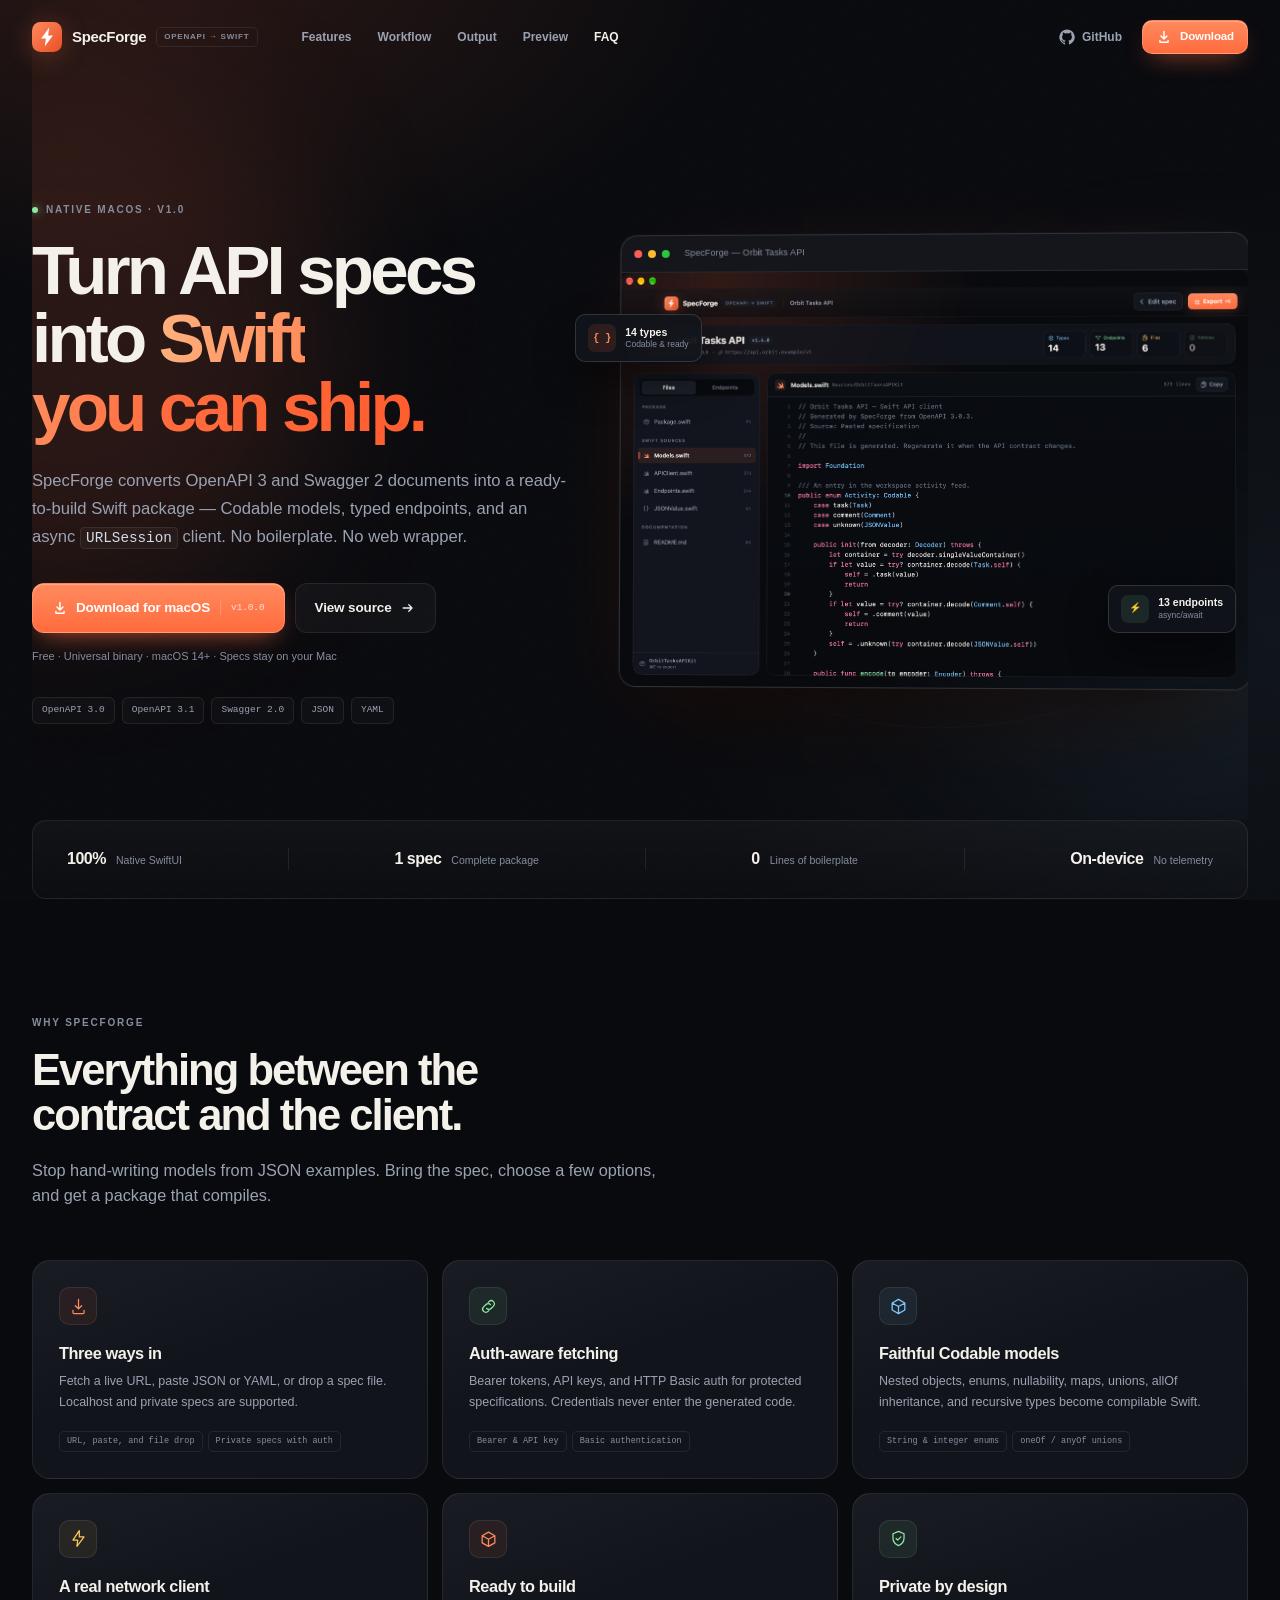
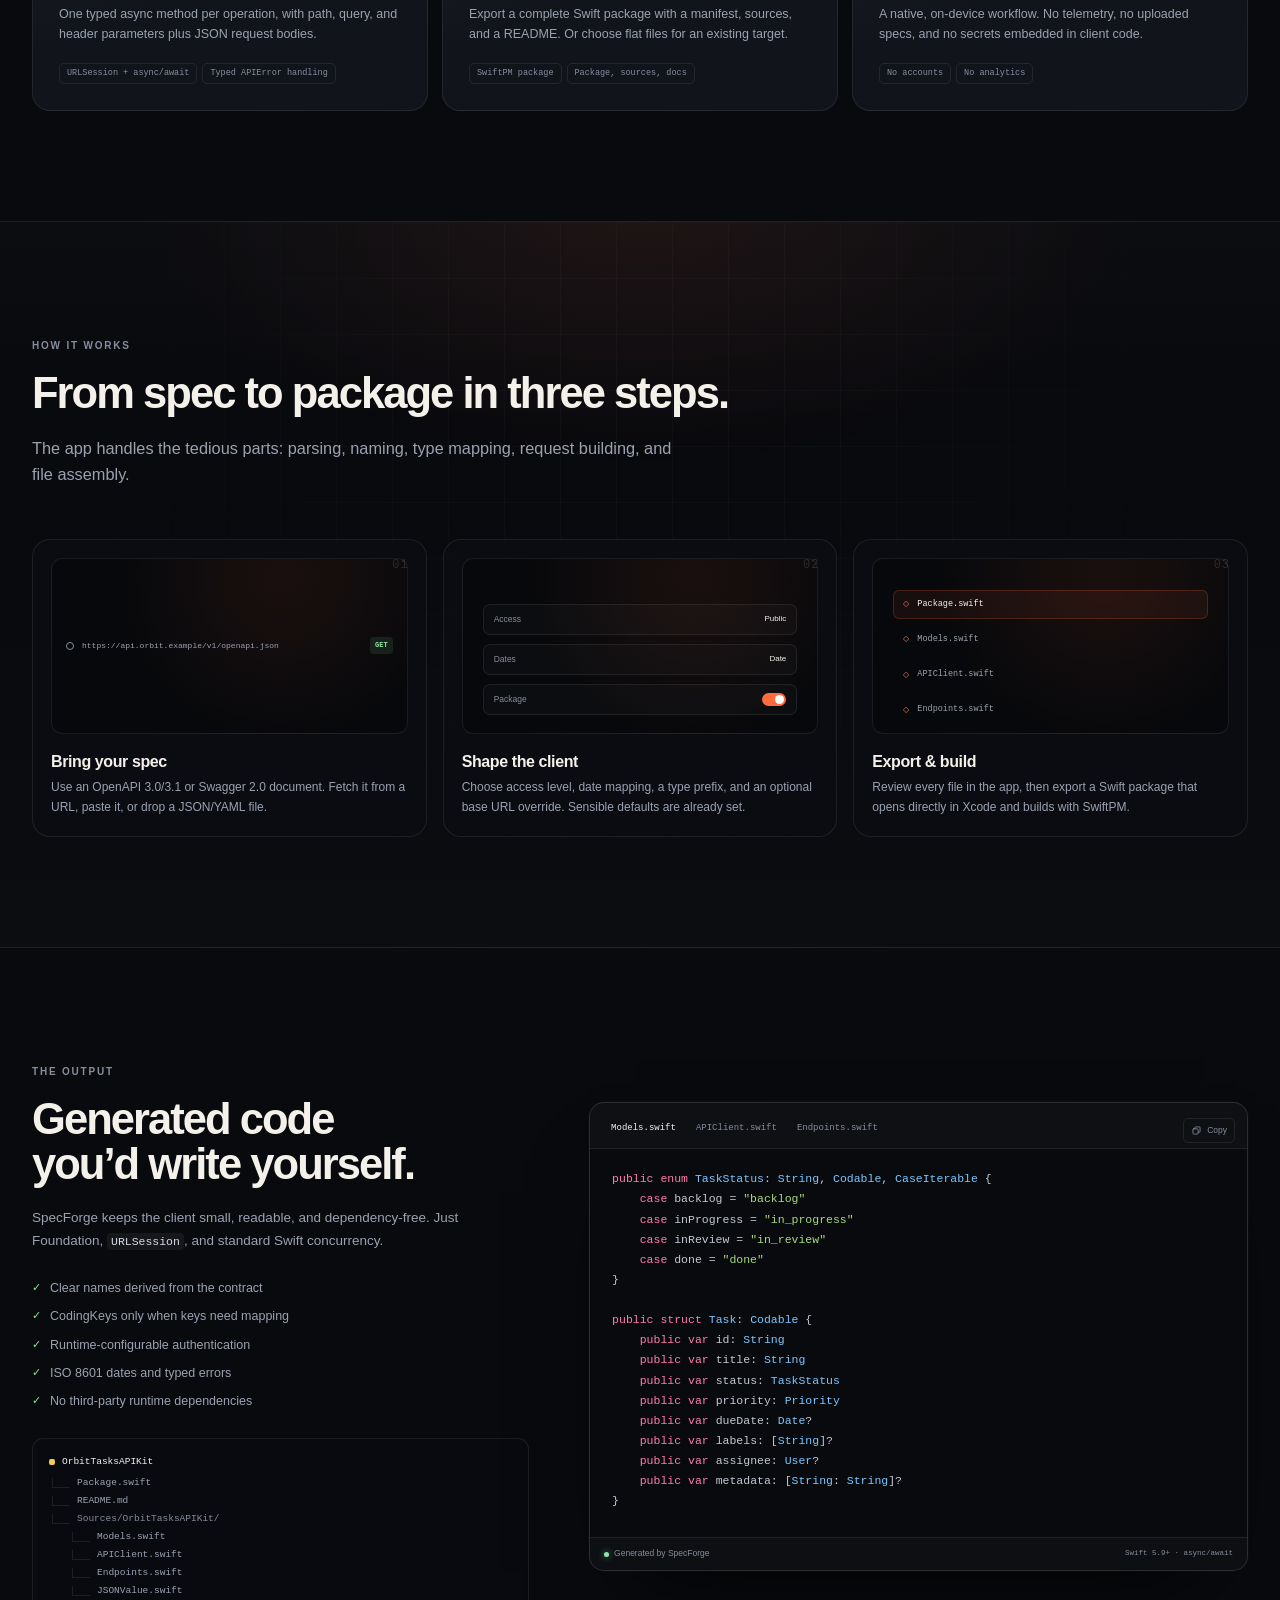
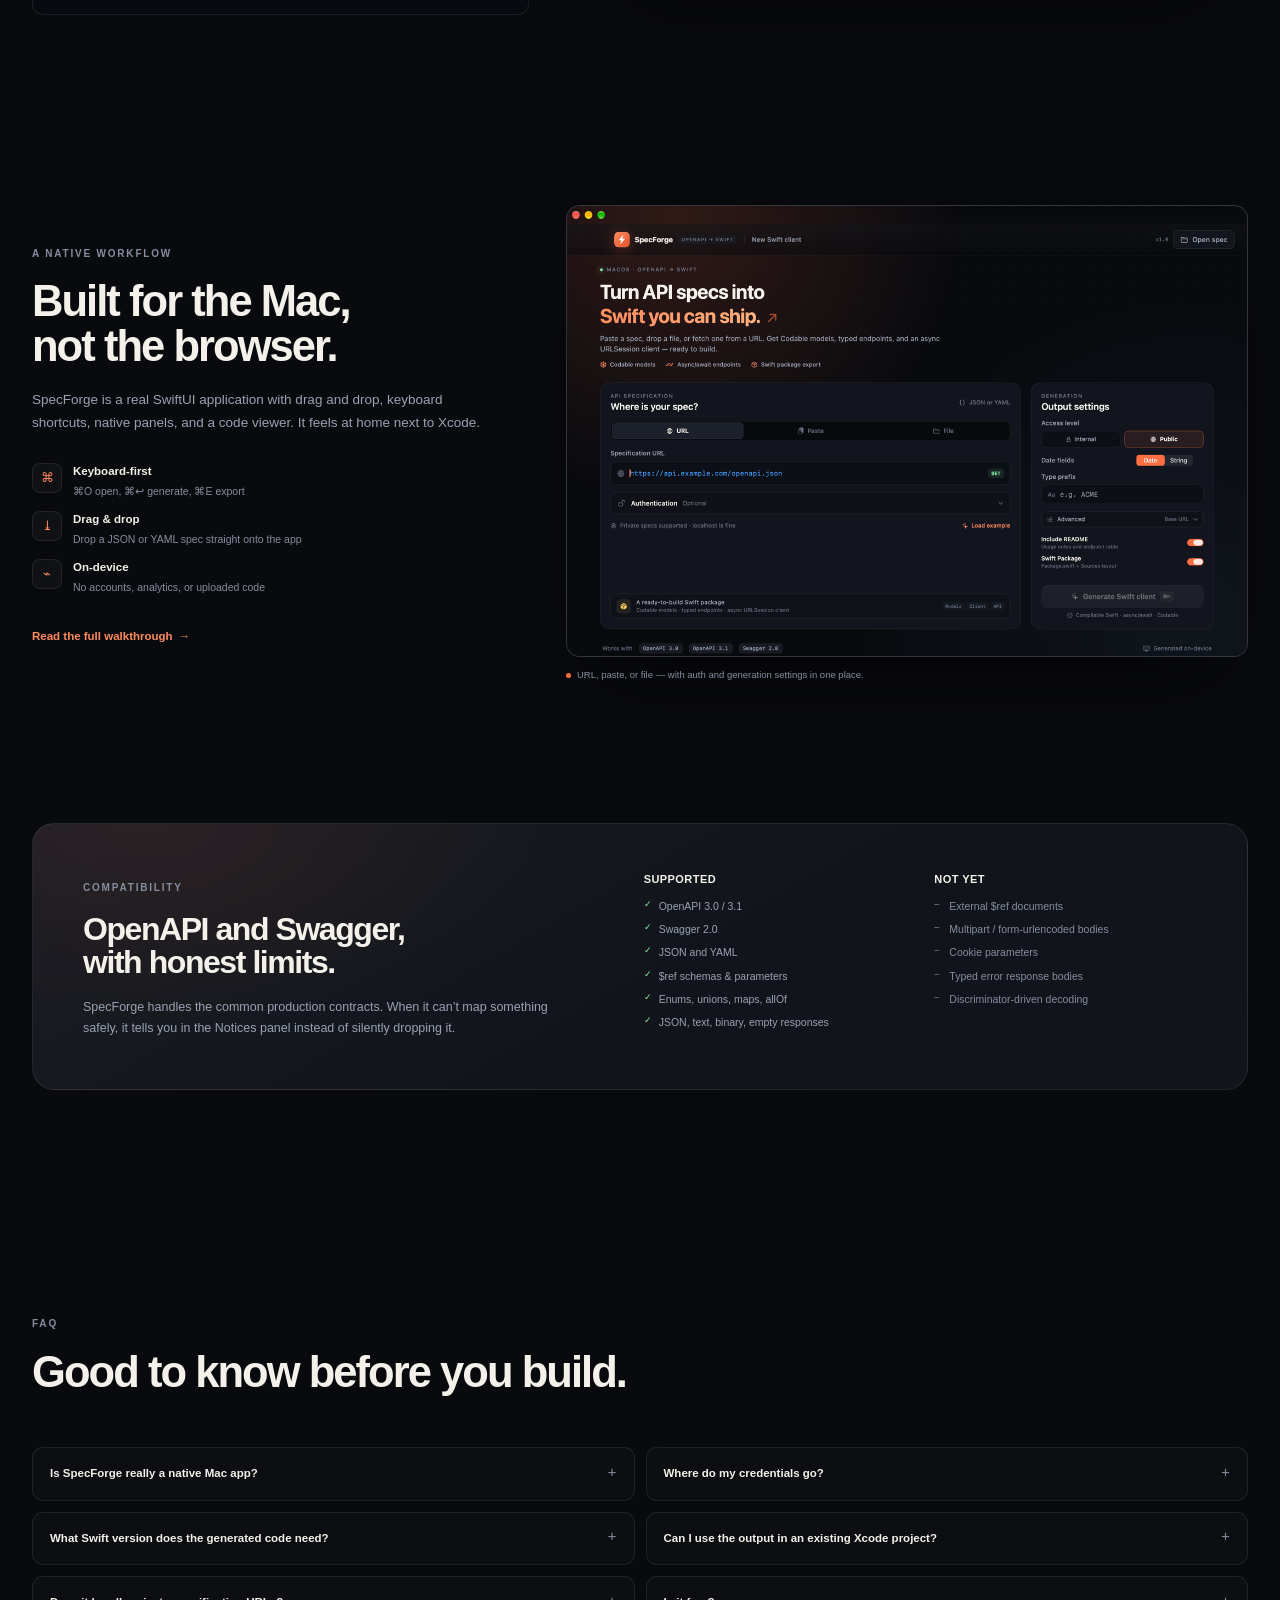
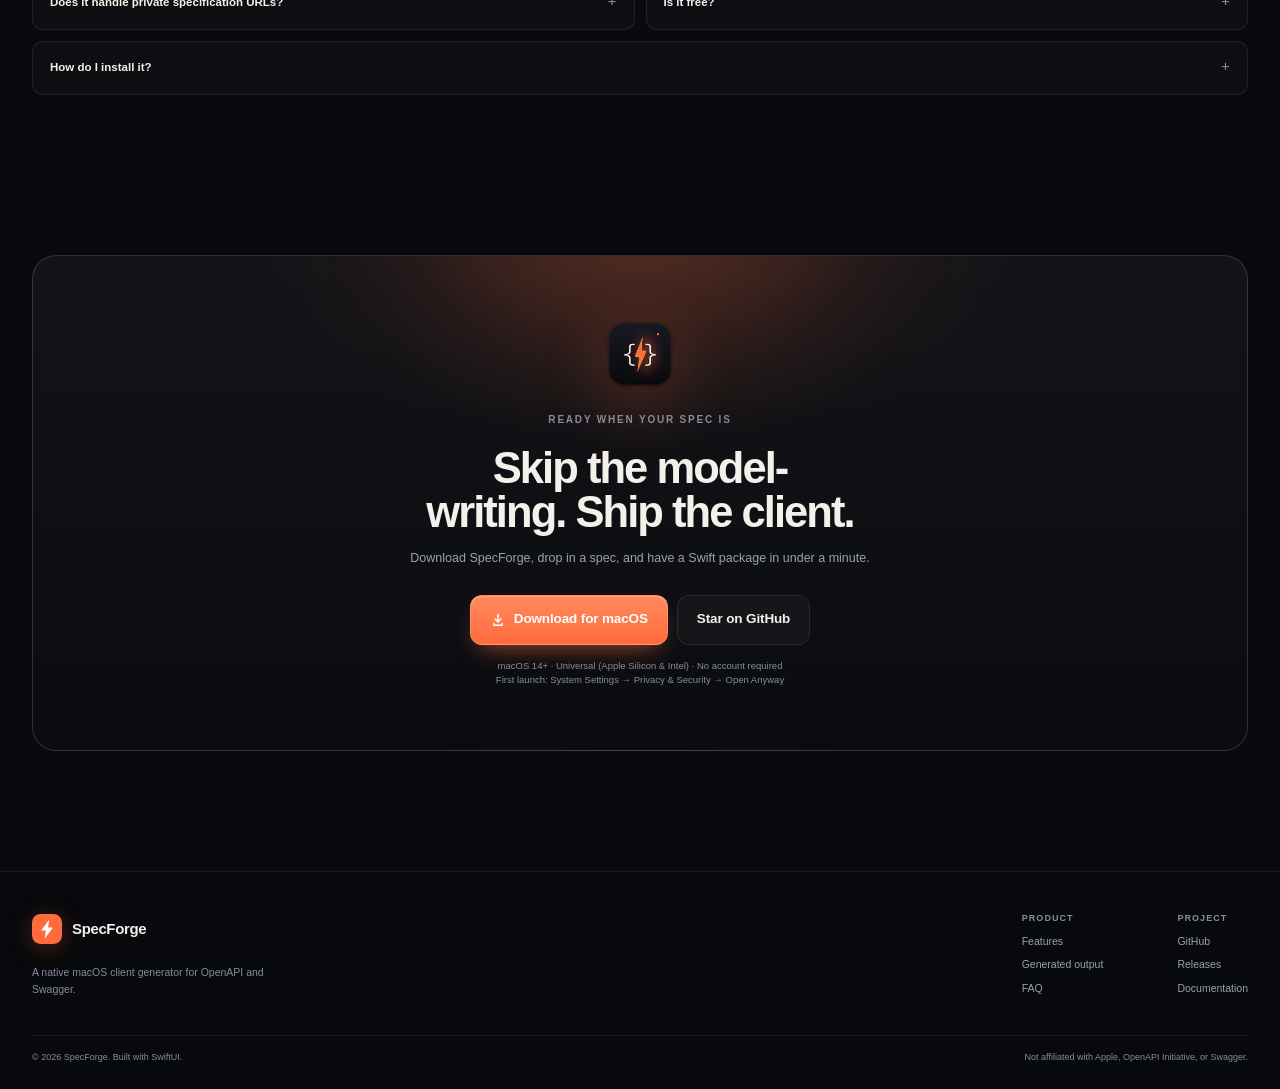
<file: docs/index.html>
<!doctype html>
<html lang="en" class="no-js">
<head>
  <meta charset="utf-8">
  <meta name="viewport" content="width=device-width, initial-scale=1">
  <title>SpecForge — Turn OpenAPI specs into Swift</title>
  <meta name="description" content="SpecForge is a native macOS app that turns OpenAPI 3 and Swagger 2 specs into a ready-to-build Swift package with Codable models, typed endpoints, and an async URLSession client.">
  <meta name="author" content="SpecForge">
  <meta name="theme-color" content="#090a0e">
  <link rel="canonical" href="https://lbkos.github.io/specforge/">

  <meta property="og:type" content="website">
  <meta property="og:site_name" content="SpecForge">
  <meta property="og:title" content="SpecForge — Turn OpenAPI specs into Swift">
  <meta property="og:description" content="A native macOS app for turning OpenAPI and Swagger contracts into Codable models, typed endpoints, and an async networking client.">
  <meta property="og:url" content="https://lbkos.github.io/specforge/">
  <meta property="og:image" content="https://lbkos.github.io/specforge/assets/og.png">
  <meta property="og:image:width" content="1200">
  <meta property="og:image:height" content="630">
  <meta name="twitter:card" content="summary_large_image">
  <meta name="twitter:title" content="SpecForge — Turn OpenAPI specs into Swift">
  <meta name="twitter:description" content="Native macOS client generation for OpenAPI and Swagger. Codable models, typed endpoints, async networking.">
  <meta name="twitter:image" content="https://lbkos.github.io/specforge/assets/og.png">

  <link rel="icon" type="image/png" href="assets/favicon.png">
  <link rel="apple-touch-icon" href="assets/app-icon.png">
  <link rel="manifest" href="site.webmanifest">
  <link rel="preload" as="image" href="assets/results.png">
  <link rel="stylesheet" href="styles.css">
  <script>document.documentElement.classList.remove('no-js');document.documentElement.classList.add('js');</script>
</head>
<body>
  <a class="skip-link" href="#main">Skip to content</a>

  <header class="site-header" id="top">
    <div class="header-inner">
      <a class="brand" href="#top">
        <span class="brand-mark" aria-hidden="true">
          <svg viewBox="0 0 32 32" role="img">
            <defs>
              <linearGradient id="brandGradient" x1="0" y1="0" x2="1" y2="1">
                <stop offset="0" stop-color="#ff8a5e"/>
                <stop offset="1" stop-color="#e85024"/>
              </linearGradient>
            </defs>
            <rect width="32" height="32" rx="9" fill="url(#brandGradient)"/>
            <path d="M18.4 5.8 9.7 17.5h5.1l-1.2 8.7 8.7-11.7h-5.1l1.2-8.7Z" fill="#fff"/>
          </svg>
        </span>
        <span class="brand-name">SpecForge</span>
        <span class="brand-tag">OpenAPI → Swift</span>
      </a>

      <nav class="main-nav" id="mainNav" aria-label="Main navigation">
        <a href="#features">Features</a>
        <a href="#workflow">Workflow</a>
        <a href="#output">Output</a>
        <a href="#preview">Preview</a>
        <a href="#faq">FAQ</a>
      </nav>

      <div class="header-actions">
        <a class="github-link" href="https://github.com/LBkos/specforge" target="_blank" rel="noopener" aria-label="SpecForge on GitHub">
          <svg viewBox="0 0 24 24" aria-hidden="true"><path fill="currentColor" d="M12 .7a11.5 11.5 0 0 0-3.64 22.41c.58.11.79-.25.79-.55v-2.15c-3.22.7-3.9-1.37-3.9-1.37-.53-1.34-1.29-1.7-1.29-1.7-1.05-.72.08-.7.08-.7 1.16.08 1.77 1.19 1.77 1.19 1.04 1.77 2.72 1.26 3.39.96.1-.75.4-1.26.74-1.55-2.57-.29-5.27-1.29-5.27-5.68 0-1.26.45-2.28 1.19-3.09-.12-.29-.52-1.46.11-3.05 0 0 .97-.31 3.17 1.18a11 11 0 0 1 5.77 0c2.2-1.49 3.17-1.18 3.17-1.18.63 1.59.23 2.76.11 3.05.74.81 1.19 1.83 1.19 3.09 0 4.4-2.71 5.38-5.29 5.67.42.36.79 1.07.79 2.16v3.2c0 .3.21.67.8.55A11.5 11.5 0 0 0 12 .7Z"/></svg>
          <span>GitHub</span>
          <span class="stars" data-stars hidden></span>
        </a>
        <a class="button button-primary button-small download-link" href="https://github.com/LBkos/specforge/releases/latest/download/SpecForge.dmg">
          <svg viewBox="0 0 20 20" aria-hidden="true"><path fill="currentColor" d="M10 2.3c.5 0 .9.4.9.9v7.1l2.1-2.1a.9.9 0 1 1 1.3 1.3l-3.7 3.7a.9.9 0 0 1-1.3 0L5.6 9.5a.9.9 0 1 1 1.3-1.3l2.1 2.1V3.2c0-.5.4-.9 1-.9ZM4 14.4c0-.5.4-.9.9-.9s.9.4.9.9v1.2h8.4v-1.2a.9.9 0 0 1 1.8 0v1.7c0 .8-.7 1.5-1.5 1.5H5.5c-.8 0-1.5-.7-1.5-1.5v-1.7Z"/></svg>
          Download
        </a>
        <button class="menu-toggle" type="button" aria-label="Open navigation menu" aria-controls="mainNav" aria-expanded="false">
          <span></span><span></span>
        </button>
      </div>
    </div>
  </header>

  <main id="main">
    <section class="hero section-shell">
      <div class="hero-glow hero-glow-one" aria-hidden="true"></div>
      <div class="hero-glow hero-glow-two" aria-hidden="true"></div>

      <div class="hero-copy reveal">
        <p class="eyebrow"><span class="live-dot"></span> Native macOS · v1.0</p>
        <h1>Turn API specs into <span class="gradient-text">Swift you can ship.</span></h1>
        <p class="hero-lede">SpecForge converts OpenAPI 3 and Swagger 2 documents into a ready-to-build Swift package — Codable models, typed endpoints, and an async <code>URLSession</code> client. No boilerplate. No web wrapper.</p>

        <div class="hero-actions">
          <a class="button button-primary button-large download-link" href="https://github.com/LBkos/specforge/releases/latest/download/SpecForge.dmg">
            <svg viewBox="0 0 20 20" aria-hidden="true"><path fill="currentColor" d="M10 2.3c.5 0 .9.4.9.9v7.1l2.1-2.1a.9.9 0 1 1 1.3 1.3l-3.7 3.7a.9.9 0 0 1-1.3 0L5.6 9.5a.9.9 0 1 1 1.3-1.3l2.1 2.1V3.2c0-.5.4-.9 1-.9ZM4 14.4c0-.5.4-.9.9-.9s.9.4.9.9v1.2h8.4v-1.2a.9.9 0 0 1 1.8 0v1.7c0 .8-.7 1.5-1.5 1.5H5.5c-.8 0-1.5-.7-1.5-1.5v-1.7Z"/></svg>
            <span>Download for macOS</span>
            <span class="button-meta" data-release-version>v1.0.0</span>
          </a>
          <a class="button button-ghost button-large" href="https://github.com/LBkos/specforge" target="_blank" rel="noopener">
            View source
            <svg viewBox="0 0 20 20" aria-hidden="true"><path fill="none" stroke="currentColor" stroke-linecap="round" stroke-linejoin="round" stroke-width="1.6" d="M4 10h11m-4-4 4 4-4 4"/></svg>
          </a>
        </div>

        <p class="hero-note">Free · Universal binary · macOS 14+ · Specs stay on your Mac</p>

        <div class="hero-formats" aria-label="Supported specification formats">
          <span>OpenAPI 3.0</span>
          <span>OpenAPI 3.1</span>
          <span>Swagger 2.0</span>
          <span>JSON</span>
          <span>YAML</span>
        </div>
      </div>

      <div class="hero-visual reveal">
        <div class="window-frame">
          <div class="window-bar" aria-hidden="true">
            <span class="traffic red"></span>
            <span class="traffic yellow"></span>
            <span class="traffic green"></span>
            <span class="window-title">SpecForge — Orbit Tasks API</span>
          </div>
          <button class="screenshot-button" type="button" data-lightbox="assets/results.png" aria-label="Expand SpecForge results screenshot">
            <img src="assets/results.png" width="1240" height="820" alt="SpecForge showing generated Swift models for the Orbit Tasks API">
          </button>
        </div>

        <div class="float-card float-card-code" aria-hidden="true">
          <span class="float-icon">{ }</span>
          <span><strong>14 types</strong><small>Codable &amp; ready</small></span>
        </div>
        <div class="float-card float-card-endpoint" aria-hidden="true">
          <span class="float-icon bolt">⚡</span>
          <span><strong>13 endpoints</strong><small>async/await</small></span>
        </div>
        <div class="visual-orbit" aria-hidden="true"></div>
      </div>
    </section>

    <section class="format-strip section-shell reveal" aria-label="At a glance">
      <div class="strip-item"><strong>100%</strong><span>Native SwiftUI</span></div>
      <div class="strip-divider" aria-hidden="true"></div>
      <div class="strip-item"><strong>1 spec</strong><span>Complete package</span></div>
      <div class="strip-divider" aria-hidden="true"></div>
      <div class="strip-item"><strong>0</strong><span>Lines of boilerplate</span></div>
      <div class="strip-divider" aria-hidden="true"></div>
      <div class="strip-item"><strong>On-device</strong><span>No telemetry</span></div>
    </section>

    <section class="section section-shell" id="features">
      <div class="section-heading reveal">
        <p class="eyebrow">Why SpecForge</p>
        <h2>Everything between the contract and the client.</h2>
        <p>Stop hand-writing models from JSON examples. Bring the spec, choose a few options, and get a package that compiles.</p>
      </div>

      <div class="feature-grid">
        <article class="feature-card reveal">
          <span class="feature-icon icon-coral">
            <svg viewBox="0 0 24 24" aria-hidden="true"><path fill="none" stroke="currentColor" stroke-linecap="round" stroke-linejoin="round" stroke-width="1.6" d="M12 3v12m0 0 4-4m-4 4-4-4M5 17v2.5c0 .8.7 1.5 1.5 1.5h11c.8 0 1.5-.7 1.5-1.5V17"/></svg>
          </span>
          <h3>Three ways in</h3>
          <p>Fetch a live URL, paste JSON or YAML, or drop a spec file. Localhost and private specs are supported.</p>
          <ul class="mini-list">
            <li>URL, paste, and file drop</li>
            <li>Private specs with auth</li>
          </ul>
        </article>

        <article class="feature-card reveal">
          <span class="feature-icon icon-mint">
            <svg viewBox="0 0 24 24" aria-hidden="true"><path fill="none" stroke="currentColor" stroke-linecap="round" stroke-linejoin="round" stroke-width="1.6" d="M14.5 9.5a4 4 0 0 0-5.7 0l-3 3a4 4 0 0 0 5.7 5.7l1-1m-2.9-2.7a4 4 0 0 0 5.7 0l3-3a4 4 0 1 0-5.7-5.7l-1 1"/></svg>
          </span>
          <h3>Auth-aware fetching</h3>
          <p>Bearer tokens, API keys, and HTTP Basic auth for protected specifications. Credentials never enter the generated code.</p>
          <ul class="mini-list">
            <li>Bearer &amp; API key</li>
            <li>Basic authentication</li>
          </ul>
        </article>

        <article class="feature-card reveal">
          <span class="feature-icon icon-sky">
            <svg viewBox="0 0 24 24" aria-hidden="true"><path fill="none" stroke="currentColor" stroke-linecap="round" stroke-linejoin="round" stroke-width="1.6" d="m12 3 8 4.5v9L12 21l-8-4.5v-9L12 3Zm0 9 8-4.5M12 12v9M12 12 4 7.5"/></svg>
          </span>
          <h3>Faithful Codable models</h3>
          <p>Nested objects, enums, nullability, maps, unions, allOf inheritance, and recursive types become compilable Swift.</p>
          <ul class="mini-list">
            <li>String &amp; integer enums</li>
            <li>oneOf / anyOf unions</li>
          </ul>
        </article>

        <article class="feature-card reveal">
          <span class="feature-icon icon-gold">
            <svg viewBox="0 0 24 24" aria-hidden="true"><path fill="none" stroke="currentColor" stroke-linecap="round" stroke-linejoin="round" stroke-width="1.6" d="m13 2-8 12h6l-1 8 9-12h-6l0-8Z"/></svg>
          </span>
          <h3>A real network client</h3>
          <p>One typed async method per operation, with path, query, and header parameters plus JSON request bodies.</p>
          <ul class="mini-list">
            <li>URLSession + async/await</li>
            <li>Typed APIError handling</li>
          </ul>
        </article>

        <article class="feature-card reveal">
          <span class="feature-icon icon-coral">
            <svg viewBox="0 0 24 24" aria-hidden="true"><path fill="none" stroke="currentColor" stroke-linecap="round" stroke-linejoin="round" stroke-width="1.6" d="M4 8.5 12 4l8 4.5v9L12 22l-8-4.5v-9Zm0 0L12 13m8-4.5L12 13m0 9v-9"/></svg>
          </span>
          <h3>Ready to build</h3>
          <p>Export a complete Swift package with a manifest, sources, and a README. Or choose flat files for an existing target.</p>
          <ul class="mini-list">
            <li>SwiftPM package</li>
            <li>Package, sources, docs</li>
          </ul>
        </article>

        <article class="feature-card reveal">
          <span class="feature-icon icon-mint">
            <svg viewBox="0 0 24 24" aria-hidden="true"><path fill="none" stroke="currentColor" stroke-linecap="round" stroke-linejoin="round" stroke-width="1.6" d="M12 3 5 6v5c0 4.6 3 8.4 7 10 4-1.6 7-5.4 7-10V6l-7-3Zm-3 9 2 2 4-4"/></svg>
          </span>
          <h3>Private by design</h3>
          <p>A native, on-device workflow. No telemetry, no uploaded specs, and no secrets embedded in client code.</p>
          <ul class="mini-list">
            <li>No accounts</li>
            <li>No analytics</li>
          </ul>
        </article>
      </div>
    </section>

    <section class="section workflow-section" id="workflow">
      <div class="section-shell">
        <div class="section-heading reveal">
          <p class="eyebrow">How it works</p>
          <h2>From spec to package in three steps.</h2>
          <p>The app handles the tedious parts: parsing, naming, type mapping, request building, and file assembly.</p>
        </div>

        <div class="workflow-grid">
          <article class="workflow-step reveal">
            <span class="step-number">01</span>
            <div class="step-visual step-visual-input">
              <span class="field-dot"></span>
              <span class="field-text">https://api.orbit.example/v1/openapi.json</span>
              <span class="field-badge">GET</span>
            </div>
            <h3>Bring your spec</h3>
            <p>Use an OpenAPI 3.0/3.1 or Swagger 2.0 document. Fetch it from a URL, paste it, or drop a JSON/YAML file.</p>
          </article>

          <article class="workflow-step reveal">
            <span class="step-number">02</span>
            <div class="step-visual step-visual-settings">
              <div class="setting-row"><span>Access</span><b>Public</b></div>
              <div class="setting-row"><span>Dates</span><b>Date</b></div>
              <div class="setting-row"><span>Package</span><i class="toggle"></i></div>
            </div>
            <h3>Shape the client</h3>
            <p>Choose access level, date mapping, a type prefix, and an optional base URL override. Sensible defaults are already set.</p>
          </article>

          <article class="workflow-step reveal">
            <span class="step-number">03</span>
            <div class="step-visual step-visual-export">
              <div class="file-row"><span class="file-icon">◇</span> Package.swift</div>
              <div class="file-row"><span class="file-icon">◇</span> Models.swift</div>
              <div class="file-row"><span class="file-icon">◇</span> APIClient.swift</div>
              <div class="file-row"><span class="file-icon">◇</span> Endpoints.swift</div>
            </div>
            <h3>Export &amp; build</h3>
            <p>Review every file in the app, then export a Swift package that opens directly in Xcode and builds with SwiftPM.</p>
          </article>
        </div>
      </div>
    </section>

    <section class="section section-shell" id="output">
      <div class="output-grid">
        <div class="output-copy reveal">
          <p class="eyebrow">The output</p>
          <h2>Generated code you’d write yourself.</h2>
          <p>SpecForge keeps the client small, readable, and dependency-free. Just Foundation, <code>URLSession</code>, and standard Swift concurrency.</p>

          <ul class="check-list">
            <li><span>✓</span> Clear names derived from the contract</li>
            <li><span>✓</span> CodingKeys only when keys need mapping</li>
            <li><span>✓</span> Runtime-configurable authentication</li>
            <li><span>✓</span> ISO 8601 dates and typed errors</li>
            <li><span>✓</span> No third-party runtime dependencies</li>
          </ul>

          <div class="package-tree" aria-label="Generated package structure">
            <div class="tree-title"><span class="tree-dot"></span> OrbitTasksAPIKit</div>
            <div class="tree-line"><span class="tree-guide"></span><span class="tree-item">Package.swift</span></div>
            <div class="tree-line"><span class="tree-guide"></span><span class="tree-item">README.md</span></div>
            <div class="tree-line"><span class="tree-guide"></span><span class="tree-folder">Sources/OrbitTasksAPIKit/</span></div>
            <div class="tree-line nested"><span class="tree-guide"></span><span class="tree-item">Models.swift</span></div>
            <div class="tree-line nested"><span class="tree-guide"></span><span class="tree-item">APIClient.swift</span></div>
            <div class="tree-line nested"><span class="tree-guide"></span><span class="tree-item">Endpoints.swift</span></div>
            <div class="tree-line nested"><span class="tree-guide"></span><span class="tree-item">JSONValue.swift</span></div>
          </div>
        </div>

        <div class="code-console reveal">
          <div class="console-header">
            <div class="console-tabs" role="tablist" aria-label="Generated files">
              <button type="button" role="tab" aria-selected="true" aria-controls="panel-models" id="tab-models" data-tab="models" class="console-tab active">Models.swift</button>
              <button type="button" role="tab" aria-selected="false" aria-controls="panel-client" id="tab-client" data-tab="client" class="console-tab">APIClient.swift</button>
              <button type="button" role="tab" aria-selected="false" aria-controls="panel-endpoints" id="tab-endpoints" data-tab="endpoints" class="console-tab">Endpoints.swift</button>
            </div>
            <button type="button" class="copy-button" data-copy-button aria-label="Copy visible code">
              <svg viewBox="0 0 20 20" aria-hidden="true"><path fill="none" stroke="currentColor" stroke-linecap="round" stroke-linejoin="round" stroke-width="1.5" d="M7 7V4.8c0-.7.6-1.3 1.3-1.3h6.9c.7 0 1.3.6 1.3 1.3v6.9c0 .7-.6 1.3-1.3 1.3H13M4.8 7h6.9c.7 0 1.3.6 1.3 1.3v6.9c0 .7-.6 1.3-1.3 1.3H4.8c-.7 0-1.3-.6-1.3-1.3V8.3c0-.7.6-1.3 1.3-1.3Z"/></svg>
              <span>Copy</span>
            </button>
          </div>

          <div class="console-body">
            <div class="code-panel" role="tabpanel" id="panel-models" aria-labelledby="tab-models" data-panel="models">
<pre><code data-highlight="swift">public enum TaskStatus: String, Codable, CaseIterable {
    case backlog = "backlog"
    case inProgress = "in_progress"
    case inReview = "in_review"
    case done = "done"
}

public struct Task: Codable {
    public var id: String
    public var title: String
    public var status: TaskStatus
    public var priority: Priority
    public var dueDate: Date?
    public var labels: [String]?
    public var assignee: User?
    public var metadata: [String: String]?
}</code></pre>
            </div>

            <div class="code-panel" role="tabpanel" id="panel-client" aria-labelledby="tab-client" data-panel="client" hidden>
<pre><code data-highlight="swift">public final class APIClient: @unchecked Sendable {
    public static let shared = APIClient()
    public var auth: APIAuth?

    public func send&lt;T: Decodable&gt;(
        path: String,
        method: HTTPMethod,
        queryItems: [URLQueryItem] = [],
        headers: [String: String] = [:],
        responseType: T.Type
    ) async throws -&gt; T {
        let data = try await execute(
            path: path,
            method: method,
            queryItems: queryItems,
            headers: headers,
            bodyData: nil
        )
        return try decode(data, as: responseType)
    }
}</code></pre>
            </div>

            <div class="code-panel" role="tabpanel" id="panel-endpoints" aria-labelledby="tab-endpoints" data-panel="endpoints" hidden>
<pre><code data-highlight="swift">public func listTasks(
    workspaceID: String,
    status: TaskStatus? = nil,
    assigneeID: String? = nil,
    limit: Int? = nil,
    cursor: String? = nil
) async throws -&gt; TaskPage {
    let path = "/workspaces/\(workspaceID)/tasks"
    var queryItems: [URLQueryItem] = []

    if let status {
        queryItems.append(.init(name: "status", value: status.rawValue))
    }
    if let limit {
        queryItems.append(.init(name: "limit", value: String(limit)))
    }

    return try await send(
        path: path,
        method: .get,
        queryItems: queryItems,
        responseType: TaskPage.self
    )
}</code></pre>
            </div>
          </div>

          <div class="console-footer">
            <span class="console-status"><i></i> Generated by SpecForge</span>
            <span class="console-meta">Swift 5.9+ · async/await</span>
          </div>
        </div>
      </div>
    </section>

    <section class="section preview-section" id="preview">
      <div class="section-shell preview-grid">
        <div class="preview-copy reveal">
          <p class="eyebrow">A native workflow</p>
          <h2>Built for the Mac, not the browser.</h2>
          <p>SpecForge is a real SwiftUI application with drag and drop, keyboard shortcuts, native panels, and a code viewer. It feels at home next to Xcode.</p>

          <div class="preview-features">
            <div class="preview-feature">
              <span class="preview-feature-icon">⌘</span>
              <div><strong>Keyboard-first</strong><span>⌘O open, ⌘↩ generate, ⌘E export</span></div>
            </div>
            <div class="preview-feature">
              <span class="preview-feature-icon">⤓</span>
              <div><strong>Drag &amp; drop</strong><span>Drop a JSON or YAML spec straight onto the app</span></div>
            </div>
            <div class="preview-feature">
              <span class="preview-feature-icon">⌁</span>
              <div><strong>On-device</strong><span>No accounts, analytics, or uploaded code</span></div>
            </div>
          </div>

          <a class="text-link" href="https://github.com/LBkos/specforge#use" target="_blank" rel="noopener">Read the full walkthrough <span>→</span></a>
        </div>

        <div class="preview-shot reveal">
          <button class="screenshot-button screenshot-plain" type="button" data-lightbox="assets/input.png" aria-label="Expand SpecForge input screenshot">
            <img src="assets/input.png" width="1240" height="820" loading="lazy" alt="SpecForge input screen for URL, paste, and file sources">
          </button>
          <div class="preview-caption"><span class="caption-dot"></span> URL, paste, or file — with auth and generation settings in one place.</div>
        </div>
      </div>
    </section>

    <section class="section section-shell compatibility-section">
      <div class="compatibility-card reveal">
        <div class="compatibility-copy">
          <p class="eyebrow">Compatibility</p>
          <h2>OpenAPI and Swagger, with honest limits.</h2>
          <p>SpecForge handles the common production contracts. When it can’t map something safely, it tells you in the Notices panel instead of silently dropping it.</p>
        </div>
        <div class="compatibility-columns">
          <div>
            <h3>Supported</h3>
            <ul class="compat-list yes">
              <li>OpenAPI 3.0 / 3.1</li>
              <li>Swagger 2.0</li>
              <li>JSON and YAML</li>
              <li>$ref schemas &amp; parameters</li>
              <li>Enums, unions, maps, allOf</li>
              <li>JSON, text, binary, empty responses</li>
            </ul>
          </div>
          <div>
            <h3>Not yet</h3>
            <ul class="compat-list no">
              <li>External $ref documents</li>
              <li>Multipart / form-urlencoded bodies</li>
              <li>Cookie parameters</li>
              <li>Typed error response bodies</li>
              <li>Discriminator-driven decoding</li>
            </ul>
          </div>
        </div>
      </div>
    </section>

    <section class="section section-shell" id="faq">
      <div class="section-heading reveal">
        <p class="eyebrow">FAQ</p>
        <h2>Good to know before you build.</h2>
      </div>

      <div class="faq-grid">
        <details class="faq-item reveal">
          <summary>Is SpecForge really a native Mac app?</summary>
          <p>Yes. It’s built with SwiftUI and runs entirely on your Mac. There is no web view, local server, or account layer in the app.</p>
        </details>
        <details class="faq-item reveal">
          <summary>Where do my credentials go?</summary>
          <p>They are attached only to the outgoing request that downloads the specification. Tokens and passwords are never embedded in generated files, logged, or sent anywhere else.</p>
        </details>
        <details class="faq-item reveal">
          <summary>What Swift version does the generated code need?</summary>
          <p>The generated package uses Swift 5.9+ and targets iOS 15, macOS 12, tvOS 15, and watchOS 8 or later. The macOS app itself requires macOS 14+.</p>
        </details>
        <details class="faq-item reveal">
          <summary>Can I use the output in an existing Xcode project?</summary>
          <p>Yes. Export a package and add it as a local dependency, or turn off “Swift Package” during generation to get flat Swift files you can drag into a target.</p>
        </details>
        <details class="faq-item reveal">
          <summary>Does it handle private specification URLs?</summary>
          <p>Yes. Choose Bearer, API key, or Basic authentication before fetching. The URL flow supports protected endpoints and localhost.</p>
        </details>
        <details class="faq-item reveal">
          <summary>Is it free?</summary>
          <p>The app is free to download. The source is available on GitHub so you can inspect the generator and build it yourself.</p>
        </details>
        <details class="faq-item reveal">
          <summary>How do I install it?</summary>
          <p>Open the DMG, drag SpecForge to Applications, and launch it. The build is ad-hoc signed but not notarized, so macOS blocks the first launch. On macOS 15 or later, open System Settings → Privacy &amp; Security, scroll down, and click <strong>Open Anyway</strong>. On macOS 14, right-click the app and choose <strong>Open</strong>. You only need to do this once.</p>
        </details>
      </div>
    </section>

    <section class="section-shell final-cta reveal">
      <div class="cta-card">
        <div class="cta-glow" aria-hidden="true"></div>
        <span class="cta-icon"><img src="assets/app-icon.png" width="72" height="72" alt="SpecForge app icon"></span>
        <p class="eyebrow">Ready when your spec is</p>
        <h2>Skip the model-writing. Ship the client.</h2>
        <p>Download SpecForge, drop in a spec, and have a Swift package in under a minute.</p>
        <div class="cta-actions">
          <a class="button button-primary button-large download-link" href="https://github.com/LBkos/specforge/releases/latest/download/SpecForge.dmg">
            <svg viewBox="0 0 20 20" aria-hidden="true"><path fill="currentColor" d="M10 2.3c.5 0 .9.4.9.9v7.1l2.1-2.1a.9.9 0 1 1 1.3 1.3l-3.7 3.7a.9.9 0 0 1-1.3 0L5.6 9.5a.9.9 0 1 1 1.3-1.3l2.1 2.1V3.2c0-.5.4-.9 1-.9ZM4 14.4c0-.5.4-.9.9-.9s.9.4.9.9v1.2h8.4v-1.2a.9.9 0 0 1 1.8 0v1.7c0 .8-.7 1.5-1.5 1.5H5.5c-.8 0-1.5-.7-1.5-1.5v-1.7Z"/></svg>
            Download for macOS
          </a>
          <a class="button button-ghost button-large" href="https://github.com/LBkos/specforge" target="_blank" rel="noopener">Star on GitHub</a>
        </div>
        <p class="cta-note">macOS 14+ · Universal (Apple Silicon &amp; Intel) · No account required<br>First launch: System Settings → Privacy &amp; Security → Open Anyway</p>
      </div>
    </section>
  </main>

  <footer class="site-footer">
    <div class="footer-inner">
      <div class="footer-brand">
        <a class="brand" href="#top">
          <span class="brand-mark" aria-hidden="true">
            <svg viewBox="0 0 32 32" role="img"><rect width="32" height="32" rx="9" fill="#ff6b3d"/><path d="M18.4 5.8 9.7 17.5h5.1l-1.2 8.7 8.7-11.7h-5.1l1.2-8.7Z" fill="#fff"/></svg>
          </span>
          <span class="brand-name">SpecForge</span>
        </a>
        <p>A native macOS client generator for OpenAPI and Swagger.</p>
      </div>
      <div class="footer-links">
        <div>
          <h3>Product</h3>
          <a href="#features">Features</a>
          <a href="#output">Generated output</a>
          <a href="#faq">FAQ</a>
        </div>
        <div>
          <h3>Project</h3>
          <a href="https://github.com/LBkos/specforge" target="_blank" rel="noopener">GitHub</a>
          <a href="https://github.com/LBkos/specforge/releases" target="_blank" rel="noopener">Releases</a>
          <a href="https://github.com/LBkos/specforge#readme" target="_blank" rel="noopener">Documentation</a>
        </div>
      </div>
    </div>
    <div class="footer-bottom">
      <span>© <span data-year>2026</span> SpecForge. Built with SwiftUI.</span>
      <span>Not affiliated with Apple, OpenAPI Initiative, or Swagger.</span>
    </div>
  </footer>

  <dialog class="lightbox" id="lightbox" aria-label="Screenshot preview">
    <button class="lightbox-close" type="button" aria-label="Close screenshot">×</button>
    <img src="assets/results.png" alt="SpecForge screenshot preview">
  </dialog>

  <script src="app.js" defer></script>
</body>
</html>
</file>
<file: docs/styles.css>
:root {
  --bg: #090a0e;
  --bg-deep: #07080b;
  --surface: #11141b;
  --surface-2: #161a23;
  --surface-3: #1c202b;
  --line: rgba(255, 255, 255, 0.08);
  --line-strong: rgba(255, 255, 255, 0.14);
  --text: #f4f1ea;
  --muted: #9aa2b2;
  --dim: #858d9e;
  --accent: #ff6b3d;
  --accent-bright: #ff8a5e;
  --accent-deep: #e85024;
  --mint: #8be9a4;
  --sky: #7cc7ff;
  --gold: #f4c95d;
  --pink: #ff7ba8;
  --green: #a8db7e;
  --radius: 18px;
  --radius-sm: 11px;
  --max-width: 100%;
  --font-ui: -apple-system, BlinkMacSystemFont, "SF Pro Display", "SF Pro Text", "Segoe UI", sans-serif;
  --font-mono: ui-monospace, "SF Mono", "SFMono-Regular", Menlo, Monaco, Consolas, monospace;
}

*, *::before, *::after {
  box-sizing: border-box;
}

html {
  scroll-behavior: smooth;
  color-scheme: dark;
}

body {
  margin: 0;
  background: var(--bg);
  color: var(--text);
  font-family: var(--font-ui);
  font-size: 16px;
  line-height: 1.55;
  -webkit-font-smoothing: antialiased;
  text-rendering: optimizeLegibility;
  overflow-x: hidden;
}

body::before {
  content: "";
  position: fixed;
  inset: 0;
  z-index: -2;
  background:
    radial-gradient(900px 520px at 12% -5%, rgba(255, 107, 61, 0.13), transparent 65%),
    radial-gradient(900px 640px at 100% 70%, rgba(124, 199, 255, 0.055), transparent 70%),
    var(--bg);
}

body::after {
  content: "";
  position: fixed;
  inset: 0;
  z-index: -1;
  pointer-events: none;
  opacity: 0.025;
  background-image: url("data:image/svg+xml,%3Csvg xmlns='http://www.w3.org/2000/svg' width='160' height='160'%3E%3Cfilter id='n'%3E%3CfeTurbulence type='fractalNoise' baseFrequency='.85' numOctaves='3' stitchTiles='stitch'/%3E%3C/filter%3E%3Crect width='100%25' height='100%25' filter='url(%23n)'/%3E%3C/svg%3E");
}

img {
  max-width: 100%;
  display: block;
}

a {
  color: inherit;
  text-decoration: none;
}

button {
  font: inherit;
  color: inherit;
}

code, pre {
  font-family: var(--font-mono);
}

::selection {
  background: rgba(255, 107, 61, 0.32);
  color: #fff;
}

:focus-visible {
  outline: 2px solid var(--accent-bright);
  outline-offset: 3px;
  border-radius: 4px;
}

.skip-link {
  position: fixed;
  top: 10px;
  left: 10px;
  z-index: 100;
  padding: 10px 14px;
  border-radius: 8px;
  background: var(--accent);
  color: #fff;
  font-weight: 600;
  transform: translateY(-160%);
  transition: transform 0.2s ease;
}

.skip-link:focus {
  transform: translateY(0);
}

.section-shell {
  width: min(var(--max-width), calc(100% - 64px));
  margin-inline: auto;
}

.section {
  padding: 110px 0;
  scroll-margin-top: 90px;
}

.eyebrow {
  display: inline-flex;
  align-items: center;
  gap: 8px;
  margin: 0 0 18px;
  color: var(--dim);
  font-size: 10px;
  font-weight: 700;
  letter-spacing: 0.18em;
  text-transform: uppercase;
}

.live-dot {
  width: 6px;
  height: 6px;
  border-radius: 50%;
  background: var(--mint);
  box-shadow: 0 0 10px rgba(139, 233, 164, 0.8);
}

h1, h2, h3, h4 {
  margin: 0;
  font-weight: 700;
  letter-spacing: -0.045em;
  line-height: 1.03;
  text-wrap: balance;
}

h2 {
  font-size: clamp(2rem, 3.4vw, 3.15rem);
  max-width: 760px;
}

h3 {
  font-size: 1.1rem;
  letter-spacing: -0.025em;
}

p {
  margin: 0;
}

.section-heading {
  max-width: 720px;
  margin-bottom: 52px;
}

.section-heading p:last-child {
  margin-top: 20px;
  max-width: 640px;
  color: var(--muted);
  font-size: 1.02rem;
}

.gradient-text {
  background: linear-gradient(100deg, #ffb27e 0%, var(--accent) 52%, #ff5d2e 100%);
  -webkit-background-clip: text;
  background-clip: text;
  color: transparent;
}

/* Header */

.site-header {
  position: fixed;
  inset: 0 0 auto;
  z-index: 50;
  transition: background 0.25s ease, border-color 0.25s ease, backdrop-filter 0.25s ease;
  border-bottom: 1px solid transparent;
}

.site-header.scrolled {
  background: rgba(9, 10, 14, 0.82);
  border-bottom-color: var(--line);
  backdrop-filter: blur(18px) saturate(1.25);
  -webkit-backdrop-filter: blur(18px) saturate(1.25);
}

.header-inner {
  width: min(var(--max-width), calc(100% - 64px));
  height: 74px;
  margin-inline: auto;
  display: flex;
  align-items: center;
  gap: 30px;
}

.brand {
  display: inline-flex;
  align-items: center;
  gap: 10px;
  flex-shrink: 0;
}

.brand-mark {
  width: 30px;
  height: 30px;
  display: grid;
  place-items: center;
  filter: drop-shadow(0 4px 12px rgba(255, 107, 61, 0.28));
}

.brand-mark svg {
  width: 100%;
  height: 100%;
}

.brand-name {
  font-size: 15px;
  font-weight: 750;
  letter-spacing: -0.025em;
}

.brand-tag {
  padding: 3px 7px;
  border: 1px solid var(--line);
  border-radius: 5px;
  color: var(--dim);
  font-size: 8px;
  font-weight: 700;
  letter-spacing: 0.1em;
  text-transform: uppercase;
}

.main-nav {
  display: flex;
  align-items: center;
  gap: 26px;
  margin-left: 14px;
}

.main-nav a {
  color: var(--muted);
  font-size: 12px;
  font-weight: 550;
  transition: color 0.18s ease;
}

.main-nav a:hover {
  color: var(--text);
}

.header-actions {
  display: flex;
  align-items: center;
  gap: 10px;
  margin-left: auto;
}

.github-link {
  display: inline-flex;
  align-items: center;
  gap: 7px;
  padding: 8px 10px;
  border-radius: 8px;
  color: var(--muted);
  font-size: 12px;
  font-weight: 550;
  transition: color 0.18s ease, background 0.18s ease;
}

.github-link:hover {
  color: var(--text);
  background: rgba(255, 255, 255, 0.04);
}

.github-link svg {
  width: 16px;
  height: 16px;
}

.stars {
  padding: 1px 5px;
  border-radius: 4px;
  background: rgba(255, 255, 255, 0.06);
  color: var(--muted);
  font-family: var(--font-mono);
  font-size: 9px;
}

.button {
  display: inline-flex;
  align-items: center;
  justify-content: center;
  gap: 8px;
  border: 1px solid transparent;
  border-radius: 10px;
  font-weight: 600;
  letter-spacing: -0.01em;
  white-space: nowrap;
  cursor: pointer;
  transition: transform 0.18s ease, box-shadow 0.18s ease, background 0.18s ease, border-color 0.18s ease;
}

.button svg {
  width: 16px;
  height: 16px;
  flex-shrink: 0;
}

.button-small {
  height: 34px;
  padding: 0 13px;
  font-size: 11.5px;
}

.button-large {
  height: 50px;
  padding: 0 19px;
  border-radius: 12px;
  font-size: 13.5px;
}

.button-primary {
  background: linear-gradient(180deg, var(--accent-bright), var(--accent));
  color: #fff;
  border-color: rgba(255, 255, 255, 0.16);
  box-shadow:
    0 10px 24px -10px rgba(255, 107, 61, 0.7),
    inset 0 1px 0 rgba(255, 255, 255, 0.24);
}

.button-primary:hover {
  transform: translateY(-1px);
  box-shadow:
    0 16px 34px -12px rgba(255, 107, 61, 0.85),
    inset 0 1px 0 rgba(255, 255, 255, 0.28);
}

.button-ghost {
  background: rgba(255, 255, 255, 0.035);
  border-color: var(--line);
  color: var(--text);
}

.button-ghost:hover {
  background: rgba(255, 255, 255, 0.07);
  border-color: var(--line-strong);
  transform: translateY(-1px);
}

.button-meta {
  margin-left: 2px;
  padding-left: 10px;
  border-left: 1px solid rgba(255, 255, 255, 0.25);
  font-family: var(--font-mono);
  font-size: 9.5px;
  font-weight: 500;
  opacity: 0.75;
}

.menu-toggle {
  display: none;
  width: 38px;
  height: 36px;
  padding: 0;
  border: 1px solid var(--line);
  border-radius: 9px;
  background: rgba(255, 255, 255, 0.03);
  cursor: pointer;
}

.menu-toggle span {
  display: block;
  width: 14px;
  height: 1.5px;
  margin: 4px auto;
  border-radius: 2px;
  background: var(--text);
  transition: transform 0.2s ease, opacity 0.2s ease;
}

.nav-open .menu-toggle span:first-child {
  transform: translateY(2.75px) rotate(45deg);
}

.nav-open .menu-toggle span:last-child {
  transform: translateY(-2.75px) rotate(-45deg);
}

/* Hero */

.hero {
  min-height: 820px;
  overflow: clip;
  padding-top: 150px;
  padding-bottom: 50px;
  display: grid;
  grid-template-columns: 0.92fr 1.08fr;
  align-items: center;
  gap: 48px;
  position: relative;
}

.hero-glow {
  position: absolute;
  z-index: -1;
  border-radius: 50%;
  filter: blur(80px);
  pointer-events: none;
}

.hero-glow-one {
  width: 530px;
  height: 530px;
  top: 80px;
  left: -240px;
  background: rgba(255, 107, 61, 0.13);
}

.hero-glow-two {
  width: 500px;
  height: 500px;
  right: -180px;
  bottom: 20px;
  background: rgba(124, 199, 255, 0.06);
}

.hero-copy {
  position: relative;
  z-index: 2;
}

.hero h1 {
  max-width: 660px;
  font-size: clamp(3.1rem, 5.4vw, 4.9rem);
  line-height: 0.99;
  letter-spacing: -0.055em;
}

.hero-lede {
  max-width: 540px;
  margin-top: 26px;
  color: var(--muted);
  font-size: 1.04rem;
  line-height: 1.68;
}

.hero-lede code {
  padding: 2px 5px;
  border: 1px solid var(--line);
  border-radius: 4px;
  background: rgba(255, 255, 255, 0.035);
  color: #d7dce7;
  font-size: 0.86em;
}

.hero-actions {
  display: flex;
  gap: 10px;
  margin-top: 32px;
  flex-wrap: wrap;
}

.hero-note {
  margin-top: 15px;
  color: var(--dim);
  font-size: 11px;
}

.hero-formats {
  display: flex;
  flex-wrap: wrap;
  gap: 7px;
  margin-top: 32px;
}

.hero-formats span {
  padding: 5px 9px;
  border: 1px solid var(--line);
  border-radius: 6px;
  background: rgba(255, 255, 255, 0.025);
  color: var(--muted);
  font-family: var(--font-mono);
  font-size: 9.5px;
}

.hero-visual {
  position: relative;
  z-index: 1;
  perspective: 1400px;
}

.window-frame {
  position: relative;
  z-index: 2;
  border: 1px solid var(--line-strong);
  border-radius: 17px;
  background: #0e1016;
  box-shadow:
    0 50px 100px -35px rgba(0, 0, 0, 0.9),
    0 0 0 1px rgba(255, 255, 255, 0.02),
    0 25px 90px -40px rgba(255, 107, 61, 0.3);
  overflow: hidden;
  transform: rotateY(-2deg) rotateX(1deg);
  transition: transform 0.5s cubic-bezier(0.2, 0.75, 0.25, 1);
}

.window-frame:hover {
  transform: rotateY(0) rotateX(0);
}

.window-bar {
  height: 37px;
  display: flex;
  align-items: center;
  gap: 6px;
  padding: 0 13px;
  border-bottom: 1px solid var(--line);
  background: rgba(255, 255, 255, 0.025);
}

.traffic {
  width: 8px;
  height: 8px;
  border-radius: 50%;
}

.traffic.red { background: #ff5f57; }
.traffic.yellow { background: #febc2e; }
.traffic.green { background: #28c840; }

.window-title {
  margin-left: 9px;
  color: var(--dim);
  font-size: 9px;
  letter-spacing: 0.01em;
}

.screenshot-button {
  display: block;
  width: 100%;
  padding: 0;
  border: 0;
  background: transparent;
  cursor: zoom-in;
}

.screenshot-button img {
  width: 100%;
  height: auto;
}

.float-card {
  position: absolute;
  z-index: 3;
  display: flex;
  align-items: center;
  gap: 9px;
  padding: 9px 12px;
  border: 1px solid var(--line-strong);
  border-radius: 10px;
  background: rgba(17, 20, 27, 0.9);
  box-shadow: 0 20px 40px rgba(0, 0, 0, 0.45);
  backdrop-filter: blur(14px);
  -webkit-backdrop-filter: blur(14px);
  animation: float 7s ease-in-out infinite;
}

.float-card strong {
  display: block;
  font-size: 10.5px;
  line-height: 1.3;
}

.float-card small {
  display: block;
  color: var(--dim);
  font-size: 8.5px;
  line-height: 1.4;
}

.float-icon {
  width: 28px;
  height: 28px;
  display: grid;
  place-items: center;
  border-radius: 7px;
  background: rgba(255, 107, 61, 0.12);
  color: var(--accent-bright);
  font-family: var(--font-mono);
  font-size: 10px;
  font-weight: 700;
}

.float-icon.bolt {
  background: rgba(139, 233, 164, 0.1);
  color: var(--mint);
}

.float-card-code {
  top: 18%;
  left: -42px;
}

.float-card-endpoint {
  right: 12px;
  bottom: 12%;
  animation-delay: -3.5s;
}

.visual-orbit {
  position: absolute;
  inset: 12% -8% -8% 8%;
  z-index: 0;
  border: 1px solid rgba(255, 255, 255, 0.035);
  border-radius: 50%;
  transform: rotate(-11deg);
  pointer-events: none;
}

.visual-orbit::after {
  content: "";
  position: absolute;
  top: 8%;
  left: 6%;
  width: 7px;
  height: 7px;
  border-radius: 50%;
  background: var(--accent);
  box-shadow: 0 0 16px rgba(255, 107, 61, 0.8);
}

@keyframes float {
  0%, 100% { transform: translateY(0); }
  50% { transform: translateY(-8px); }
}

/* Strip */

.format-strip {
  display: flex;
  align-items: center;
  justify-content: space-between;
  gap: 24px;
  padding: 26px 34px;
  border: 1px solid var(--line);
  border-radius: 14px;
  background: linear-gradient(180deg, rgba(255, 255, 255, 0.035), rgba(255, 255, 255, 0.012));
}

.strip-item {
  display: flex;
  align-items: baseline;
  gap: 10px;
}

.strip-item strong {
  font-size: 16px;
  letter-spacing: -0.03em;
}

.strip-item span {
  color: var(--dim);
  font-size: 10.5px;
}

.strip-divider {
  width: 1px;
  height: 22px;
  background: var(--line);
}

/* Feature cards */

.feature-grid {
  display: grid;
  grid-template-columns: repeat(3, 1fr);
  gap: 14px;
}

.feature-card {
  position: relative;
  padding: 26px;
  border: 1px solid var(--line);
  border-radius: var(--radius);
  background:
    linear-gradient(160deg, rgba(255, 255, 255, 0.035), transparent 45%),
    var(--surface);
  overflow: hidden;
  transition: transform 0.25s ease, border-color 0.25s ease, background 0.25s ease;
}

.feature-card::after {
  content: "";
  position: absolute;
  width: 180px;
  height: 180px;
  right: -80px;
  top: -100px;
  border-radius: 50%;
  background: radial-gradient(circle, rgba(255, 107, 61, 0.11), transparent 70%);
  opacity: 0;
  transition: opacity 0.25s ease;
}

.feature-card:hover {
  transform: translateY(-3px);
  border-color: var(--line-strong);
  background:
    linear-gradient(160deg, rgba(255, 255, 255, 0.045), transparent 45%),
    var(--surface-2);
}

.feature-card:hover::after {
  opacity: 1;
}

.feature-icon {
  width: 38px;
  height: 38px;
  display: grid;
  place-items: center;
  margin-bottom: 20px;
  border: 1px solid var(--line);
  border-radius: 10px;
}

.feature-icon svg {
  width: 19px;
  height: 19px;
}

.icon-coral { background: rgba(255, 107, 61, 0.08); color: var(--accent-bright); }
.icon-mint { background: rgba(139, 233, 164, 0.07); color: var(--mint); }
.icon-sky { background: rgba(124, 199, 255, 0.07); color: var(--sky); }
.icon-gold { background: rgba(244, 201, 93, 0.07); color: var(--gold); }

.feature-card h3 {
  margin-bottom: 9px;
  font-size: 1.02rem;
}

.feature-card > p {
  color: var(--muted);
  font-size: 12.5px;
  line-height: 1.65;
}

.mini-list {
  display: flex;
  flex-wrap: wrap;
  gap: 5px;
  margin: 18px 0 0;
  padding: 0;
  list-style: none;
}

.mini-list li {
  padding: 3px 7px;
  border: 1px solid var(--line);
  border-radius: 5px;
  color: var(--dim);
  font-family: var(--font-mono);
  font-size: 8.5px;
}

/* Workflow */

.workflow-section {
  position: relative;
  background:
    radial-gradient(700px 350px at 50% 0%, rgba(255, 107, 61, 0.07), transparent 70%),
    linear-gradient(180deg, rgba(255, 255, 255, 0.015), transparent 30%, rgba(255, 255, 255, 0.015));
  border-top: 1px solid var(--line);
  border-bottom: 1px solid var(--line);
  overflow: hidden;
}

.workflow-section::before {
  content: "";
  position: absolute;
  inset: 0;
  background-image:
    linear-gradient(rgba(255, 255, 255, 0.025) 1px, transparent 1px),
    linear-gradient(90deg, rgba(255, 255, 255, 0.025) 1px, transparent 1px);
  background-size: 56px 56px;
  mask-image: radial-gradient(ellipse at 50% 20%, #000 20%, transparent 70%);
  -webkit-mask-image: radial-gradient(ellipse at 50% 20%, #000 20%, transparent 70%);
  pointer-events: none;
}

.workflow-grid {
  position: relative;
  display: grid;
  grid-template-columns: repeat(3, 1fr);
  gap: 16px;
}

.workflow-step {
  position: relative;
  padding: 18px;
  border: 1px solid var(--line);
  border-radius: var(--radius);
  background: rgba(13, 15, 21, 0.72);
  overflow: hidden;
}

.step-number {
  position: absolute;
  top: 16px;
  right: 17px;
  color: rgba(255, 255, 255, 0.13);
  font-family: var(--font-mono);
  font-size: 12px;
  letter-spacing: 0.08em;
}

.step-visual {
  height: 176px;
  margin-bottom: 20px;
  border: 1px solid var(--line);
  border-radius: 11px;
  background:
    radial-gradient(circle at 65% 10%, rgba(255, 107, 61, 0.08), transparent 60%),
    var(--bg-deep);
  overflow: hidden;
}

.step-visual-input {
  display: flex;
  align-items: center;
  gap: 8px;
  padding: 0 14px;
}

.field-dot {
  width: 8px;
  height: 8px;
  border: 1px solid var(--dim);
  border-radius: 50%;
  flex-shrink: 0;
}

.field-text {
  flex: 1;
  color: var(--muted);
  font-family: var(--font-mono);
  font-size: 8px;
  white-space: nowrap;
  overflow: hidden;
  text-overflow: ellipsis;
}

.field-badge {
  padding: 3px 5px;
  border-radius: 4px;
  background: rgba(139, 233, 164, 0.1);
  color: var(--mint);
  font-family: var(--font-mono);
  font-size: 7px;
  font-weight: 700;
}

.step-visual-settings {
  padding: 45px 20px 0;
}

.setting-row {
  display: flex;
  align-items: center;
  justify-content: space-between;
  margin-bottom: 9px;
  padding: 8px 10px;
  border: 1px solid var(--line);
  border-radius: 7px;
  background: rgba(255, 255, 255, 0.025);
  color: var(--dim);
  font-size: 8.5px;
}

.setting-row b {
  color: var(--text);
  font-size: 8px;
  font-weight: 500;
}

.toggle {
  position: relative;
  width: 24px;
  height: 13px;
  border-radius: 10px;
  background: var(--accent);
}

.toggle::after {
  content: "";
  position: absolute;
  top: 2px;
  right: 2px;
  width: 9px;
  height: 9px;
  border-radius: 50%;
  background: #fff;
}

.step-visual-export {
  padding: 31px 20px 0;
}

.file-row {
  display: flex;
  align-items: center;
  gap: 8px;
  margin-bottom: 6px;
  padding: 7px 9px;
  border: 1px solid transparent;
  border-radius: 6px;
  color: var(--muted);
  font-family: var(--font-mono);
  font-size: 8.5px;
}

.file-row:first-child {
  border-color: rgba(255, 107, 61, 0.22);
  background: rgba(255, 107, 61, 0.07);
  color: var(--text);
}

.file-icon {
  color: var(--accent-bright);
  font-size: 8px;
}

.workflow-step h3 {
  margin-bottom: 8px;
  font-size: 1rem;
}

.workflow-step p {
  color: var(--muted);
  font-size: 12px;
  line-height: 1.65;
}

/* Output */

.output-grid {
  display: grid;
  grid-template-columns: 0.86fr 1.14fr;
  gap: 60px;
  align-items: center;
}

.output-copy h2 {
  margin-bottom: 20px;
}

.output-copy > p:not(.eyebrow) {
  max-width: 480px;
  color: var(--muted);
  font-size: 13.5px;
  line-height: 1.7;
}

.output-copy code {
  padding: 2px 4px;
  border-radius: 4px;
  background: rgba(255, 255, 255, 0.055);
  color: #d7dce7;
  font-size: 0.85em;
}

.check-list {
  display: grid;
  gap: 9px;
  margin: 26px 0;
  padding: 0;
  list-style: none;
}

.check-list li {
  display: flex;
  align-items: flex-start;
  gap: 9px;
  color: var(--muted);
  font-size: 12.5px;
}

.check-list span {
  color: var(--mint);
  font-size: 11px;
  line-height: 1.55;
}

.package-tree {
  padding: 14px 16px;
  border: 1px solid var(--line);
  border-radius: 11px;
  background: rgba(10, 12, 17, 0.65);
  color: var(--dim);
  font-family: var(--font-mono);
  font-size: 9.5px;
  line-height: 1.9;
}

.tree-title {
  display: flex;
  align-items: center;
  gap: 7px;
  margin-bottom: 3px;
  color: var(--text);
}

.tree-dot {
  width: 6px;
  height: 6px;
  border-radius: 2px;
  background: var(--gold);
}

.tree-line {
  display: flex;
  align-items: center;
  gap: 7px;
}

.tree-guide {
  display: inline-block;
  width: 18px;
  height: 10px;
  border-left: 1px solid var(--line-strong);
  border-bottom: 1px solid var(--line-strong);
  margin-left: 3px;
  opacity: 0.6;
}

.tree-line.nested .tree-guide {
  margin-left: 23px;
}

.tree-item {
  color: var(--muted);
}

.tree-folder {
  color: var(--dim);
}

.code-console {
  border: 1px solid var(--line-strong);
  border-radius: 15px;
  background: #080a0e;
  box-shadow:
    0 45px 90px -45px rgba(0, 0, 0, 0.9),
    0 0 0 1px rgba(255, 255, 255, 0.015);
  overflow: hidden;
}

.console-header {
  display: flex;
  align-items: center;
  gap: 12px;
  padding: 9px 12px 0;
  border-bottom: 1px solid var(--line);
  background: rgba(255, 255, 255, 0.025);
}

.console-tabs {
  display: flex;
  gap: 2px;
  min-width: 0;
  overflow-x: auto;
  scrollbar-width: none;
}

.console-tabs::-webkit-scrollbar { display: none; }

.console-tab {
  position: relative;
  flex-shrink: 0;
  padding: 10px 9px 12px;
  border: 0;
  background: transparent;
  color: var(--dim);
  font-family: var(--font-mono);
  font-size: 9px;
  cursor: pointer;
  transition: color 0.18s ease;
}

.console-tab:hover { color: var(--muted); }

.console-tab.active {
  color: var(--text);
}

.console-tab.active::after {
  content: "";
  position: absolute;
  left: 7px;
  right: 7px;
  bottom: -1px;
  height: 1.5px;
  background: var(--accent);
  border-radius: 2px;
}

.copy-button {
  display: inline-flex;
  align-items: center;
  gap: 5px;
  margin-left: auto;
  padding: 5px 7px;
  border: 1px solid var(--line);
  border-radius: 5px;
  background: transparent;
  color: var(--dim);
  font-size: 8.5px;
  cursor: pointer;
  transition: color 0.18s ease, border-color 0.18s ease;
}

.copy-button:hover {
  color: var(--text);
  border-color: var(--line-strong);
}

.copy-button svg {
  width: 11px;
  height: 11px;
}

.copy-button.copied {
  color: var(--mint);
  border-color: rgba(139, 233, 164, 0.25);
}

.console-body {
  max-height: 478px;
  overflow: auto;
  scrollbar-color: rgba(255, 255, 255, 0.12) transparent;
}

.code-panel pre {
  margin: 0;
  padding: 20px 22px 26px;
  font-size: 11.5px;
  line-height: 1.75;
  tab-size: 4;
}

.code-panel code {
  display: block;
  min-width: max-content;
  color: #c3c9d5;
  white-space: pre;
}

.tok-kw { color: var(--pink); }
.tok-type { color: var(--sky); }
.tok-str { color: var(--green); }
.tok-num { color: var(--gold); }
.tok-com { color: #697386; }
.tok-attr { color: var(--accent-bright); }
.tok-fn { color: var(--mint); }
.tok-esc { color: #ffb86b; }

.console-footer {
  display: flex;
  align-items: center;
  justify-content: space-between;
  gap: 12px;
  padding: 9px 14px;
  border-top: 1px solid var(--line);
  background: rgba(255, 255, 255, 0.02);
  color: var(--dim);
  font-size: 8.5px;
}

.console-status {
  display: inline-flex;
  align-items: center;
  gap: 5px;
}

.console-status i {
  width: 5px;
  height: 5px;
  border-radius: 50%;
  background: var(--mint);
  box-shadow: 0 0 7px rgba(139, 233, 164, 0.65);
}

.console-meta {
  font-family: var(--font-mono);
  font-size: 7.5px;
}

/* Preview */

.preview-section {
  padding-top: 80px;
}

.preview-grid {
  display: grid;
  grid-template-columns: 0.82fr 1.18fr;
  gap: 60px;
  align-items: center;
}

.preview-copy h2 {
  margin-bottom: 20px;
}

.preview-copy > p:not(.eyebrow) {
  max-width: 450px;
  color: var(--muted);
  font-size: 13.5px;
  line-height: 1.7;
}

.preview-features {
  display: grid;
  gap: 12px;
  margin: 28px 0;
}

.preview-feature {
  display: flex;
  align-items: flex-start;
  gap: 11px;
}

.preview-feature-icon {
  width: 30px;
  height: 30px;
  display: grid;
  place-items: center;
  flex-shrink: 0;
  border: 1px solid var(--line);
  border-radius: 8px;
  background: rgba(255, 255, 255, 0.03);
  color: var(--accent-bright);
  font-size: 13px;
}

.preview-feature strong {
  display: block;
  font-size: 11.5px;
  font-weight: 600;
}

.preview-feature span:last-child {
  display: block;
  margin-top: 2px;
  color: var(--dim);
  font-size: 10.5px;
}

.text-link {
  display: inline-flex;
  align-items: center;
  gap: 6px;
  color: var(--accent-bright);
  font-size: 11.5px;
  font-weight: 600;
}

.text-link span {
  transition: transform 0.18s ease;
}

.text-link:hover span {
  transform: translateX(3px);
}

.preview-shot {
  position: relative;
}

.screenshot-plain {
  border: 1px solid var(--line-strong);
  border-radius: 14px;
  overflow: hidden;
  background: var(--surface);
  box-shadow: 0 40px 80px -40px rgba(0, 0, 0, 0.85);
}

.preview-caption {
  display: flex;
  align-items: center;
  gap: 6px;
  margin-top: 11px;
  color: var(--dim);
  font-size: 9.5px;
}

.caption-dot {
  width: 5px;
  height: 5px;
  border-radius: 50%;
  background: var(--accent);
}

/* Compatibility */

.compatibility-section {
  padding-top: 30px;
}

.compatibility-card {
  display: grid;
  grid-template-columns: 0.95fr 1.05fr;
  gap: 60px;
  padding: 50px;
  border: 1px solid var(--line);
  border-radius: 22px;
  background:
    radial-gradient(550px 300px at 10% 0%, rgba(255, 107, 61, 0.08), transparent 70%),
    linear-gradient(150deg, rgba(255, 255, 255, 0.04), transparent 55%),
    var(--surface);
}

.compatibility-copy h2 {
  margin-bottom: 18px;
  font-size: clamp(1.7rem, 2.5vw, 2.3rem);
}

.compatibility-copy > p:not(.eyebrow) {
  color: var(--muted);
  font-size: 12.5px;
  line-height: 1.7;
}

.compatibility-columns {
  display: grid;
  grid-template-columns: 1fr 1fr;
  gap: 28px;
}

.compatibility-columns h3 {
  margin-bottom: 13px;
  color: var(--text);
  font-size: 11px;
  font-weight: 600;
  letter-spacing: 0.04em;
  text-transform: uppercase;
}

.compat-list {
  display: grid;
  gap: 7px;
  margin: 0;
  padding: 0;
  list-style: none;
  color: var(--muted);
  font-size: 10.5px;
}

.compat-list li {
  position: relative;
  padding-left: 15px;
}

.compat-list li::before {
  position: absolute;
  left: 0;
  top: 0;
  font-size: 9px;
}

.compat-list.yes li::before {
  content: "✓";
  color: var(--mint);
}

.compat-list.no li::before {
  content: "–";
  color: var(--dim);
}

.compat-list.no li {
  color: var(--dim);
}

/* FAQ */

.faq-grid {
  display: grid;
  grid-template-columns: 1fr 1fr;
  gap: 11px;
}

.faq-item:last-child:nth-child(odd) {
  grid-column: 1 / -1;
}

.faq-item {
  border: 1px solid var(--line);
  border-radius: 11px;
  background: rgba(255, 255, 255, 0.02);
  overflow: hidden;
  transition: border-color 0.2s ease, background 0.2s ease;
}

.faq-item:hover {
  border-color: var(--line-strong);
  background: rgba(255, 255, 255, 0.03);
}

.faq-item summary {
  position: relative;
  padding: 17px 42px 17px 17px;
  color: var(--text);
  font-size: 11.5px;
  font-weight: 550;
  cursor: pointer;
  list-style: none;
}

.faq-item summary::-webkit-details-marker { display: none; }

.faq-item summary::after {
  content: "+";
  position: absolute;
  top: 50%;
  right: 17px;
  transform: translateY(-50%);
  color: var(--dim);
  font-family: var(--font-mono);
  font-size: 15px;
  font-weight: 300;
  transition: transform 0.2s ease, color 0.2s ease;
}

.faq-item[open] summary::after {
  content: "−";
  color: var(--accent-bright);
}

.faq-item p {
  padding: 0 17px 18px;
  color: var(--muted);
  font-size: 11px;
  line-height: 1.7;
}

/* Final CTA */

.final-cta {
  padding-top: 50px;
  padding-bottom: 120px;
}

.cta-card {
  position: relative;
  display: flex;
  flex-direction: column;
  align-items: center;
  padding: 62px 30px;
  border: 1px solid var(--line-strong);
  border-radius: 24px;
  background:
    radial-gradient(500px 260px at 50% 0%, rgba(255, 107, 61, 0.12), transparent 75%),
    linear-gradient(180deg, rgba(255, 255, 255, 0.045), rgba(255, 255, 255, 0.01));
  overflow: hidden;
  text-align: center;
}

.cta-glow {
  position: absolute;
  width: 420px;
  height: 280px;
  top: -190px;
  border-radius: 50%;
  background: rgba(255, 107, 61, 0.15);
  filter: blur(60px);
  pointer-events: none;
}

.cta-icon {
  margin-bottom: 22px;
  filter: drop-shadow(0 18px 32px rgba(255, 107, 61, 0.25));
}

.cta-icon img {
  width: 72px;
  height: 72px;
  border-radius: 17px;
}

.cta-card h2 {
  max-width: 610px;
  margin-bottom: 14px;
}

.cta-card > p:not(.eyebrow):not(.cta-note) {
  max-width: 470px;
  color: var(--muted);
  font-size: 12.5px;
}

.cta-actions {
  display: flex;
  gap: 9px;
  margin-top: 26px;
  flex-wrap: wrap;
  justify-content: center;
}

.cta-note {
  margin-top: 14px;
  color: var(--dim);
  font-size: 9.5px;
}

/* Footer */

.site-footer {
  border-top: 1px solid var(--line);
  background: rgba(7, 8, 11, 0.5);
}

.footer-inner {
  width: min(var(--max-width), calc(100% - 64px));
  margin-inline: auto;
  padding: 42px 0 32px;
  display: flex;
  justify-content: space-between;
  gap: 50px;
}

.footer-brand p {
  max-width: 260px;
  margin-top: 12px;
  color: var(--dim);
  font-size: 10.5px;
  line-height: 1.6;
}

.footer-links {
  display: flex;
  gap: 74px;
}

.footer-links h3 {
  margin-bottom: 10px;
  color: var(--dim);
  font-size: 9px;
  font-weight: 600;
  letter-spacing: 0.12em;
  text-transform: uppercase;
}

.footer-links a {
  display: block;
  margin-bottom: 7px;
  color: var(--muted);
  font-size: 10.5px;
  transition: color 0.18s ease;
}

.footer-links a:hover {
  color: var(--text);
}

.footer-bottom {
  width: min(var(--max-width), calc(100% - 64px));
  margin-inline: auto;
  padding: 15px 0 24px;
  border-top: 1px solid var(--line);
  display: flex;
  justify-content: space-between;
  gap: 20px;
  color: var(--dim);
  font-size: 9px;
}

/* Lightbox */

.lightbox {
  width: min(1120px, calc(100vw - 40px));
  padding: 0;
  border: 1px solid var(--line-strong);
  border-radius: 15px;
  background: #0a0c11;
  color: var(--text);
  box-shadow: 0 50px 120px rgba(0, 0, 0, 0.8);
}

.lightbox::backdrop {
  background: rgba(0, 0, 0, 0.78);
  backdrop-filter: blur(8px);
  -webkit-backdrop-filter: blur(8px);
}

.lightbox img {
  width: 100%;
  height: auto;
  border-radius: 14px;
}

.lightbox-close {
  position: absolute;
  top: 10px;
  right: 10px;
  z-index: 2;
  width: 30px;
  height: 30px;
  border: 1px solid var(--line-strong);
  border-radius: 50%;
  background: rgba(10, 12, 17, 0.8);
  color: var(--text);
  font-size: 18px;
  line-height: 1;
  cursor: pointer;
  backdrop-filter: blur(8px);
}

/* Reveal animation */

.js .reveal {
  opacity: 0;
  transform: translateY(22px);
  transition: opacity 0.7s cubic-bezier(0.22, 0.7, 0.24, 1), transform 0.7s cubic-bezier(0.22, 0.7, 0.24, 1);
}

.js .reveal.is-visible {
  opacity: 1;
  transform: translateY(0);
}

.feature-grid .feature-card:nth-child(2),
.faq-grid .faq-item:nth-child(2) { transition-delay: 0.05s; }
.feature-grid .feature-card:nth-child(3),
.faq-grid .faq-item:nth-child(3) { transition-delay: 0.1s; }
.feature-grid .feature-card:nth-child(4),
.faq-grid .faq-item:nth-child(4) { transition-delay: 0.15s; }
.feature-grid .feature-card:nth-child(5),
.faq-grid .faq-item:nth-child(5) { transition-delay: 0.2s; }
.feature-grid .feature-card:nth-child(6),
.faq-grid .faq-item:nth-child(6) { transition-delay: 0.25s; }

/* Responsive */

@media (max-width: 1100px) {
  .brand-tag { display: none; }
  .main-nav { gap: 20px; margin-left: 0; }
  .hero { gap: 32px; }
  .hero h1 { font-size: clamp(3rem, 5.8vw, 4.2rem); }
  .float-card-code { left: -16px; }
}

@media (max-width: 980px) {
  .main-nav {
    position: fixed;
    top: 74px;
    left: 24px;
    right: 24px;
    display: none;
    flex-direction: column;
    align-items: stretch;
    gap: 0;
    padding: 8px;
    border: 1px solid var(--line-strong);
    border-radius: 14px;
    background: rgba(13, 15, 21, 0.98);
    box-shadow: 0 24px 60px rgba(0, 0, 0, 0.65);
    backdrop-filter: blur(20px);
  }

  .nav-open .main-nav {
    display: flex;
  }

  .main-nav a {
    padding: 12px;
    border-radius: 8px;
    font-size: 12px;
  }

  .main-nav a:hover {
    background: rgba(255, 255, 255, 0.05);
  }

  .menu-toggle { display: block; }
  .github-link span:not(.stars) { display: none; }
  .github-link { padding: 8px; }

  .hero {
    grid-template-columns: 1fr;
    padding-top: 135px;
    min-height: 0;
    padding-bottom: 60px;
  }

  .hero-copy {
    max-width: 670px;
  }

  .hero-visual {
    width: min(760px, 100%);
    margin: 24px auto 0;
  }

  .format-strip {
    flex-wrap: wrap;
    justify-content: flex-start;
    gap: 20px 30px;
  }

  .strip-divider { display: none; }

  .feature-grid,
  .workflow-grid {
    grid-template-columns: 1fr 1fr;
  }

  .output-grid,
  .preview-grid,
  .compatibility-card {
    grid-template-columns: 1fr;
    gap: 42px;
  }

  .output-copy,
  .preview-copy {
    max-width: 640px;
  }

  .code-console {
    max-width: 720px;
  }

  .compatibility-card { padding: 34px; }
}

@media (max-width: 680px) {
  .section-shell,
  .header-inner,
  .footer-inner,
  .footer-bottom {
    width: min(100% - 36px, var(--max-width));
  }

  .header-inner { height: 64px; gap: 12px; }
  .main-nav { top: 64px; left: 18px; right: 18px; }
  .brand-name { font-size: 14px; }
  .brand-mark { width: 27px; height: 27px; }
  .button-small { padding: 0 10px; }
  .button-small .button-meta { display: none; }

  .hero {
    padding-top: 112px;
    padding-bottom: 45px;
    gap: 30px;
  }

  .hero h1 { font-size: clamp(2.7rem, 12vw, 3.6rem); }
  .hero-lede { margin-top: 20px; font-size: 0.96rem; }
  .hero-actions { margin-top: 24px; }
  .hero-actions .button { width: 100%; }
  .hero-formats { margin-top: 24px; }
  .float-card { display: none; }
  .window-frame { transform: none; }
  .visual-orbit { display: none; }

  .format-strip { padding: 20px; }
  .strip-item { min-width: calc(50% - 20px); }

  .section { padding: 78px 0; }
  .section-heading { margin-bottom: 34px; }
  .section-heading p:last-child { font-size: 0.94rem; }

  .feature-grid,
  .workflow-grid,
  .faq-grid {
    grid-template-columns: 1fr;
  }

  .feature-card { padding: 22px; }
  .step-visual { height: 156px; }

  .compatibility-card { padding: 24px; }
  .compatibility-columns { grid-template-columns: 1fr; gap: 22px; }

  .console-tab { font-size: 8px; padding-inline: 7px; }
  .code-panel pre { padding: 16px; font-size: 9px; }
  .console-body { max-height: 420px; }

  .preview-section { padding-top: 40px; }
  .cta-card { padding: 44px 20px; }
  .cta-card h2 { font-size: 1.9rem; }
  .cta-actions .button { width: 100%; }

  .footer-inner {
    flex-direction: column;
    gap: 30px;
    padding-top: 32px;
  }

  .footer-links { gap: 50px; }
  .footer-bottom { flex-direction: column; gap: 8px; padding-bottom: 20px; }
}

@media (max-width: 430px) {
  .github-link { display: none; }
  .button-small { font-size: 10.5px; }
  .strip-item { min-width: 100%; }
  .hero-note { font-size: 10px; }
  .hero-formats span { font-size: 8.5px; }
}

@media (prefers-reduced-motion: reduce) {
  html { scroll-behavior: auto; }
  *, *::before, *::after {
    animation-duration: 0.01ms !important;
    animation-iteration-count: 1 !important;
    transition-duration: 0.01ms !important;
  }
  .js .reveal { opacity: 1; transform: none; }
}

.main-nav a.active {
  color: var(--text);
}

@media (max-width: 980px) {
  .main-nav a.active {
    background: rgba(255, 255, 255, 0.05);
  }
}
</file>
